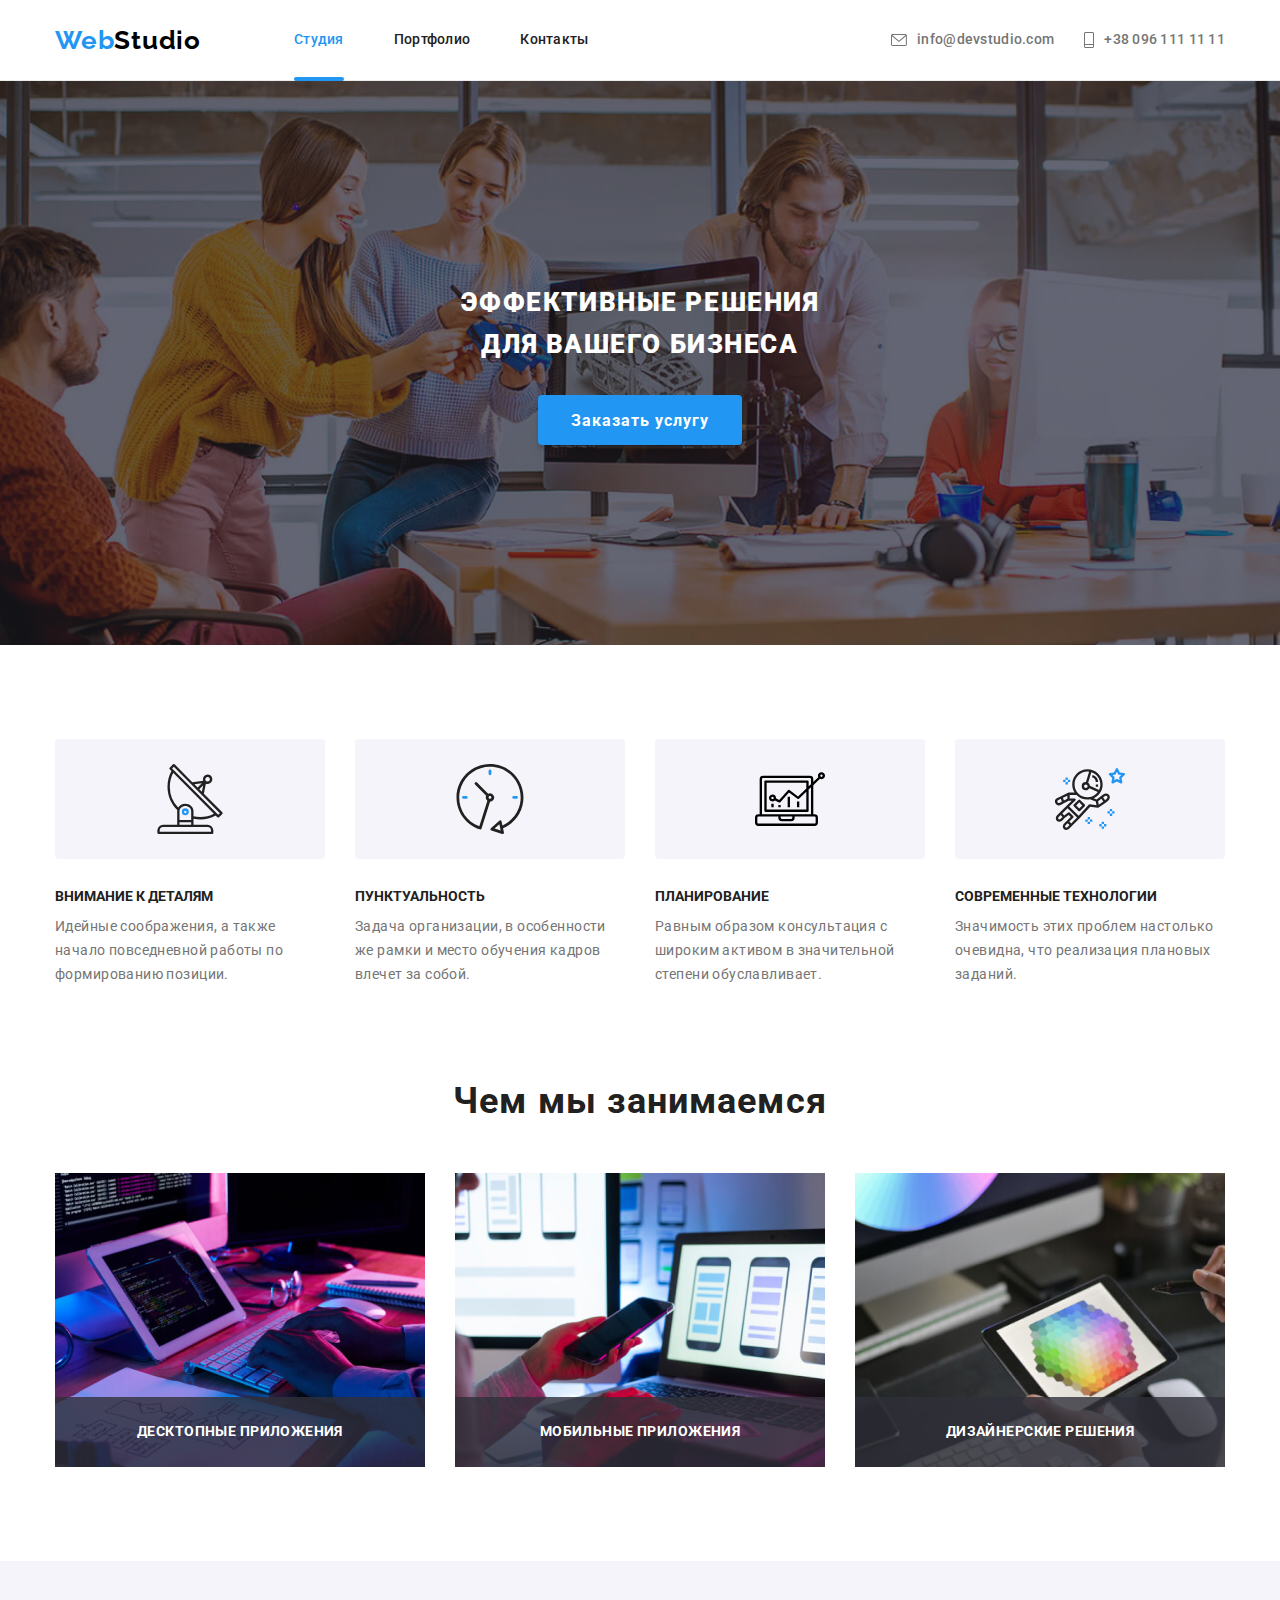
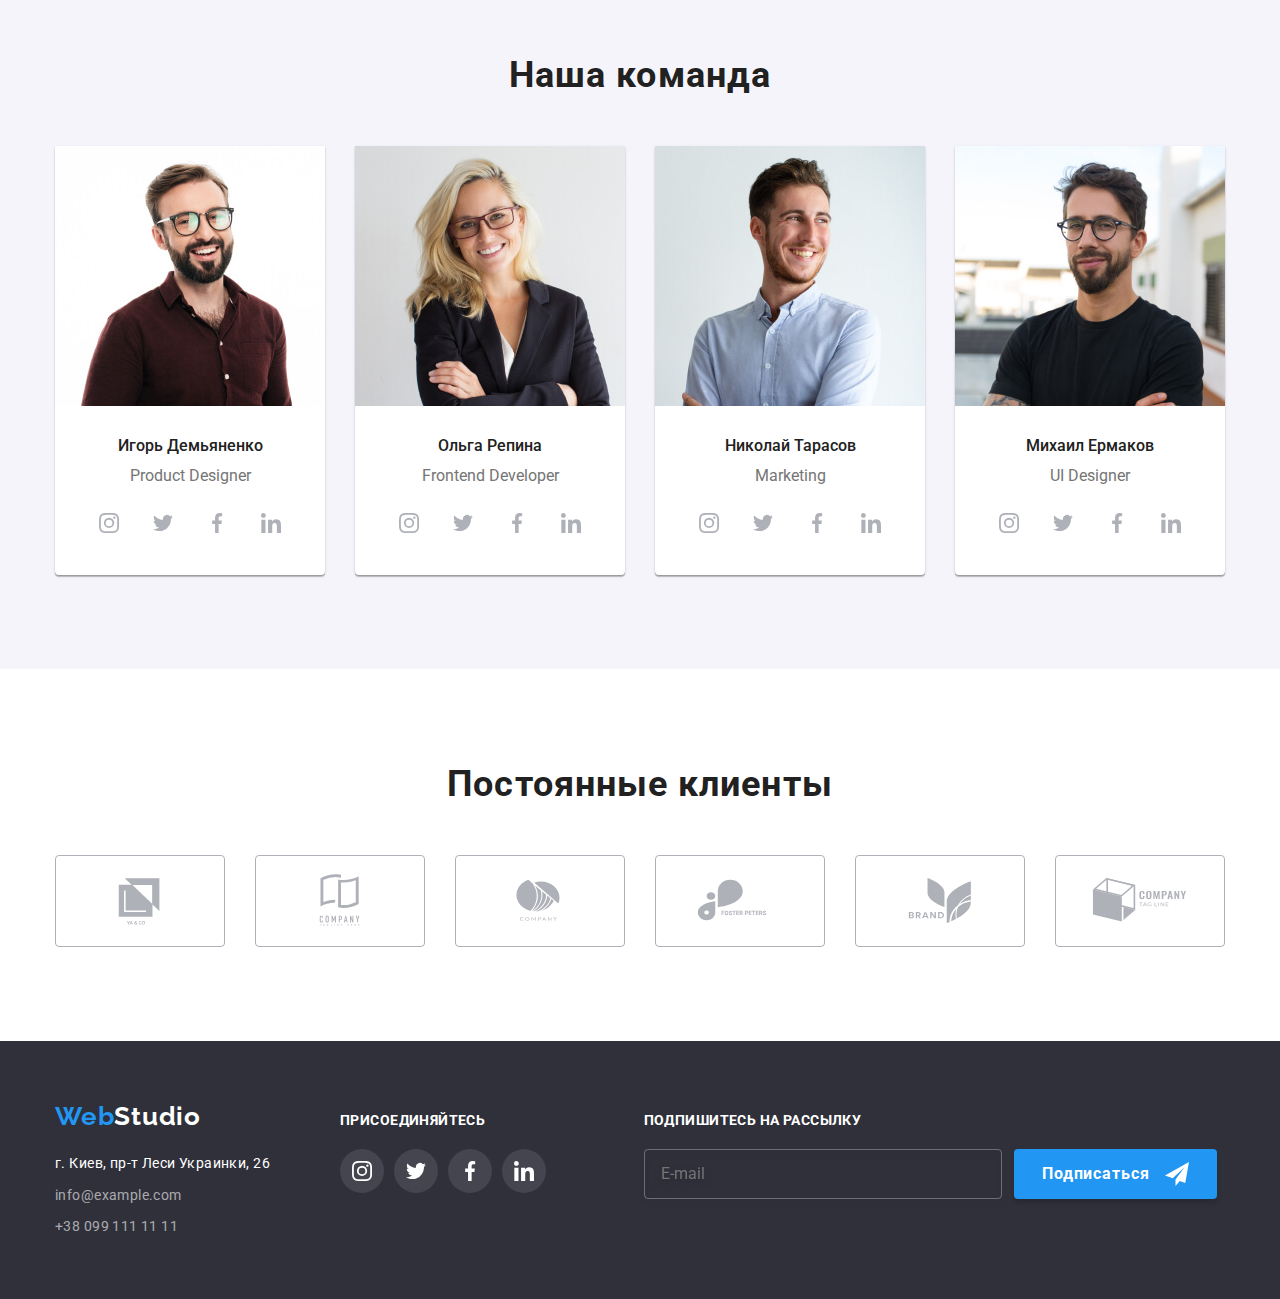
<file: index.html>
<!DOCTYPE html>
<html lang="ru">
  <head>
    <meta charset="UTF-8" />
    <meta http-equiv="X-UA-Compatible" content="IE=edge" />
    <meta name="viewport" content="width=device-width, initial-scale=1.0" />
    <title>Web Studio Главная</title>
    <link
      rel="stylesheet"
      href="https://cdnjs.cloudflare.com/ajax/libs/modern-normalize/1.1.0/modern-normalize.min.css"
    />
    <link rel="preconnect" href="https://fonts.googleapis.com" />
    <link rel="preconnect" href="https://fonts.gstatic.com" crossorigin />
    <link
      href="https://fonts.googleapis.com/css2?family=Raleway:wght@700&family=Roboto:wght@400;500;700;900&display=swap"
      rel="stylesheet"
    />
    <link rel="stylesheet" href="./css/main.min.css" />
  </head>

  <body>
    <!-- Header -->
    <header class="header">
      <div class="header__container container" data-menu id="header__container">
        <nav class="header__nav">
          <a href="./index.html" class="header__logo logo"
            ><span class="header__logo-web">Web</span>Studio</a
          >
          <button
            class="header__menu-button"
            data-menu-button
            aria-expanded="false"
            aria-controls="header__section"
          >
            <svg
              class="header__icons"
              width="40"
              height="40"
              aria-label="Переключатель мобильного меню"
            >
              <use
                class="header__icon-menu"
                href="./images/symbol-defs-menu.svg#icon-menu-burger"
              ></use>
              <use
                class="header__icon-close"
                href="./images/symbol-defs-menu.svg#icon-close-burger"
              ></use>
            </svg>
          </button>
          <ul class="header__menu list">
            <li class="header__item">
              <a href="./index.html" class="header__link header__link--current"
                >Студия</a
              >
            </li>
            <li class="header__item">
              <a href="./portfolio.html" class="header__link">Портфолио</a>
            </li>
            <li class="header__item">
              <a href="" class="header__link">Контакты</a>
            </li>
          </ul>
        </nav>
        <!-- Контакты -->
        <div class="header__contacts">
          <ul class="header__contacting list">
            <li class="header__item-adress">
              <a
                href="mailto:info@devstudio.com"
                class="header__link header__link--adress header__link--mail"
              >
                <svg
                  class="header__contact-icon header__icon--mail"
                  width="16"
                  height="12"
                >
                  <use href="./images/symbol-defs.svg#icon-mail"></use></svg
                >info@devstudio.com</a
              >
            </li>
            <li class="header__item-adress">
              <a
                href="tel:+380961111111"
                class="header__link header__link--adress header__link--tel"
                ><svg
                  class="header__contact-icon header__icon--tel"
                  width="10"
                  height="16"
                >
                  <use href="./images/symbol-defs.svg#icon-phone"></use></svg
                >+38 096 111 11 11</a
              >
            </li>
          </ul>
          <ul class="header__social-links list">
            <li class="header__social-links-items">
              <a class="header__social-link" href="">Instagram</a>
            </li>
            <li class="header__social-links-items">
              <a class="header__social-link" href="">Twitter</a>
            </li>
            <li class="header__social-links-items">
              <a class="header__social-link" href="">Facebook</a>
            </li>
            <li class="header__social-links-items">
              <a class="header__social-link" href="">LinkedIn</a>
            </li>
          </ul>
        </div>
      </div>
    </header>

    <main>
      <!-- Шапка -->
      <section class="hero section">
        <div class="container">
          <h1 class="hero__title">
            Эффективные решения <br />
            для вашего бизнеса
          </h1>
          <button type="button" class="hero__button" data-modal-open>
            Заказать услугу
          </button>
        </div>
      </section>

      <!-- Особенности -->
      <section class="features section">
        <div class="container">
          <h2 class="visually-hidden">Особенности</h2>
          <ul class="features__list">
            <li class="features__item">
              <div class="features__icon">
                <svg class="features__icon-svg" width="70" height="70">
                  <use href="./images/symbol-defs.svg#icon-antenna"></use>
                </svg>
              </div>
              <h3 class="features__title">Внимание к деталям</h3>
              <p class="features__text">
                Идейные соображения, а также начало повседневной работы по
                формированию позиции.
              </p>
            </li>
            <li class="features__item">
              <div class="features__icon">
                <svg class="features__icon-svg" width="70" height="70">
                  <use href="./images/symbol-defs.svg#icon-clock"></use>
                </svg>
              </div>
              <h3 class="features__title">Пунктуальность</h3>
              <p class="features__text">
                Задача организации, в особенности же рамки и место обучения
                кадров влечет за собой.
              </p>
            </li>
            <li class="features__item">
              <div class="features__icon">
                <svg class="features__icon-svg" width="70" height="70">
                  <use href="./images/symbol-defs.svg#icon-diagram"></use>
                </svg>
              </div>
              <h3 class="features__title">Планирование</h3>
              <p class="features__text">
                Равным образом консультация с широким активом в значительной
                степени обуславливает.
              </p>
            </li>
            <li class="features__item">
              <div class="features__icon">
                <svg class="features__icon-svg" width="70" height="70">
                  <use href="./images/symbol-defs.svg#icon-astronaut"></use>
                </svg>
              </div>
              <h3 class="features__title">Современные технологии</h3>
              <p class="features__text">
                Значимость этих проблем настолько очевидна, что реализация
                плановых заданий.
              </p>
            </li>
          </ul>
        </div>
      </section>

      <!-- Чем мы занимаемся -->
      <section class="work section">
        <div class="container">
          <h2 class="work__title">Чем мы занимаемся</h2>
          <ul class="work__list">
            <li class="work__item">
              <img
                src="./images/box1.jpg"
                srcset="
                  ./images/work/work1.jpg    370w,
                  ./images/work/work1-2x.jpg 740w
                "
                sizes="(min-width: 1200px) 370px, 100vw"
                width="370"
                alt="пишем код"
              />
              <div class="work__text">
                <p>Десктопные приложения</p>
              </div>
            </li>
            <li class="work__item">
              <img
                src="./images/box2.jpg"
                srcset="
                  ./images/work/work2.jpg    370w,
                  ./images/work/work2-2x.jpg 740w
                "
                sizes="(min-width: 1200px) 370px, 100vw"
                width="370"
                alt="сидим в телефоне"
              />
              <div class="work__text">
                <p>Мобильные приложения</p>
              </div>
            </li>
            <li class="work__item">
              <img
                src="./images/box3.jpg"
                srcset="
                  ./images/work/work3.jpg    370w,
                  ./images/work/work3-2x.jpg 740w
                "
                sizes="(min-width: 1200px) 370px, 100vw"
                width="370"
                alt="рисуем"
              />
              <div class="work__text">
                <p>Дизайнерские решения</p>
              </div>
            </li>
          </ul>
        </div>
      </section>

      <!-- Наша команда -->
      <section class="team section indent">
        <div class="container">
          <h2 class="team__title">Наша команда</h2>
          <ul class="team__list">
            <li class="team__item">
              <div class="team-box">
                <picture>
                  <source
                    srcset="
                      ./images/team/human1-desktop.jpg    1x,
                      ./images/team/human1-desktop-2x.jpg 2x
                    "
                    media="(min-width:1200px)"
                  />
                  <source
                    srcset="
                      ./images/team/human1-tablet.jpg    1x,
                      ./images/team/human1-tablet-2x.jpg 2x
                    "
                    media="(min-width:768px)"
                  />
                  <source
                    srcset="
                      ./images/team/human1-mobile.jpg    1x,
                      ./images/team/human1-mobile-2x.jpg 2x
                    "
                    media="(min-width:480px)"
                  />
                  <img
                    src="./images/team/human1-mobile.jpg"
                    width="450"
                    alt="Игорь"
                  />
                </picture>
                <div class="team__names">
                  <h3 class="team-box__worker">Игорь Демьяненко</h3>
                  <p class="team-box__position">Product Designer</p>
                </div>
                <ul class="social-links">
                  <li class="social-links__item">
                    <a class="social-links__link" href=""
                      ><svg class="social-links__icon" width="20" height="20">
                        <use
                          href="./images/symbol-defs.svg#icon-instagram"
                        ></use></svg
                    ></a>
                  </li>
                  <li class="social-links__item">
                    <a class="social-links__link" href=""
                      ><svg class="social-links__icon" width="20" height="20">
                        <use
                          href="./images/symbol-defs.svg#icon-twitter"
                        ></use></svg
                    ></a>
                  </li>
                  <li class="social-links__item">
                    <a class="social-links__link" href=""
                      ><svg class="social-links__icon" width="20" height="20">
                        <use
                          href="./images/symbol-defs.svg#icon-facebook"
                        ></use></svg
                    ></a>
                  </li>
                  <li class="social-links__item">
                    <a class="social-links__link" href=""
                      ><svg class="social-links__icon" width="20" height="20">
                        <use
                          href="./images/symbol-defs.svg#icon-linkedin"
                        ></use></svg
                    ></a>
                  </li>
                </ul>
              </div>
            </li>
            <li class="team__item">
              <div class="team-box">
                <picture>
                  <source
                    srcset="
                      ./images/team/human2-desktop.jpg    1x,
                      ./images/team/human2-desktop-2x.jpg 2x
                    "
                    media="(min-width:1200px)"
                  />
                  <source
                    srcset="
                      ./images/team/human2-tablet.jpg    1x,
                      ./images/team/human2-tablet-2x.jpg 2x
                    "
                    media="(min-width:768px)"
                  />
                  <source
                    srcset="
                      ./images/team/human2-mobile.jpg    1x,
                      ./images/team/human2-mobile-2x.jpg 2x
                    "
                    media="(min-width:480px)"
                  />
                  <img
                    src="./images/team/human2-mobile.jpg"
                    width="450"
                    alt="Ольга"
                  />
                </picture>
                <div class="team__names">
                  <h3 class="team-box__worker">Ольга Репина</h3>
                  <p class="team-box__position">Frontend Developer</p>
                </div>
                <ul class="social-links">
                  <li class="social-links__item">
                    <a class="social-links__link" href=""
                      ><svg class="social-links__icon" width="20" height="20">
                        <use
                          href="./images/symbol-defs.svg#icon-instagram"
                        ></use></svg
                    ></a>
                  </li>
                  <li class="social-links__item">
                    <a class="social-links__link" href=""
                      ><svg class="social-links__icon" width="20" height="20">
                        <use
                          href="./images/symbol-defs.svg#icon-twitter"
                        ></use></svg
                    ></a>
                  </li>
                  <li class="social-links__item">
                    <a class="social-links__link" href=""
                      ><svg class="social-links__icon" width="20" height="20">
                        <use
                          href="./images/symbol-defs.svg#icon-facebook"
                        ></use></svg
                    ></a>
                  </li>
                  <li class="social-links__item">
                    <a class="social-links__link" href=""
                      ><svg class="social-links__icon" width="20" height="20">
                        <use
                          href="./images/symbol-defs.svg#icon-linkedin"
                        ></use></svg
                    ></a>
                  </li>
                </ul>
              </div>
            </li>
            <li class="team__item">
              <div class="team-box">
                <picture>
                  <source
                    srcset="
                      ./images/team/human3-desktop.jpg    1x,
                      ./images/team/human3-desktop-2x.jpg 2x
                    "
                    media="(min-width:1200px)"
                  />
                  <source
                    srcset="
                      ./images/team/human3-tablet.jpg    1x,
                      ./images/team/human3-tablet-2x.jpg 2x
                    "
                    media="(min-width:768px)"
                  />
                  <source
                    srcset="
                      ./images/team/human3-mobile.jpg    1x,
                      ./images/team/human3-mobile-2x.jpg 2x
                    "
                    media="(min-width:480px)"
                  />
                  <img
                    src="./images/team/human3-mobile.jpg"
                    width="450"
                    alt="Николай"
                  />
                </picture>
                <div class="team__names">
                  <h3 class="team-box__worker">Николай Тарасов</h3>
                  <p class="team-box__position">Marketing</p>
                </div>
                <ul class="social-links">
                  <li class="social-links__item">
                    <a class="social-links__link" href=""
                      ><svg class="social-links__icon" width="20" height="20">
                        <use
                          href="./images/symbol-defs.svg#icon-instagram"
                        ></use></svg
                    ></a>
                  </li>
                  <li class="social-links__item">
                    <a class="social-links__link" href=""
                      ><svg class="social-links__icon" width="20" height="20">
                        <use
                          href="./images/symbol-defs.svg#icon-twitter"
                        ></use></svg
                    ></a>
                  </li>
                  <li class="social-links__item">
                    <a class="social-links__link" href=""
                      ><svg class="social-links__icon" width="20" height="20">
                        <use
                          href="./images/symbol-defs.svg#icon-facebook"
                        ></use></svg
                    ></a>
                  </li>
                  <li class="social-links__item">
                    <a class="social-links__link" href=""
                      ><svg class="social-links__icon" width="20" height="20">
                        <use
                          href="./images/symbol-defs.svg#icon-linkedin"
                        ></use></svg
                    ></a>
                  </li>
                </ul>
              </div>
            </li>
            <li class="team__item">
              <div class="team-box">
                <picture>
                  <source
                    srcset="
                      ./images/team/human4-desktop.jpg    1x,
                      ./images/team/human4-desktop-2x.jpg 2x
                    "
                    media="(min-width:1200px)"
                  />
                  <source
                    srcset="
                      ./images/team/human4-tablet.jpg    1x,
                      ./images/team/human4-tablet-2x.jpg 2x
                    "
                    media="(min-width:768px)"
                  />
                  <source
                    srcset="
                      ./images/team/human4-mobile.jpg    1x,
                      ./images/team/human4-mobile-2x.jpg 2x
                    "
                    media="(min-width:480px)"
                  />
                  <img
                    src="./images/team/person4-mobile.jpg"
                    width="450"
                    alt="Михаил"
                  />
                </picture>
                <div class="team__names">
                  <h3 class="team-box__worker">Михаил Ермаков</h3>
                  <p class="team-box__position">UI Designer</p>
                </div>
                <ul class="social-links">
                  <li class="social-links__item">
                    <a class="social-links__link" href=""
                      ><svg class="social-links__icon" width="20" height="20">
                        <use
                          href="./images/symbol-defs.svg#icon-instagram"
                        ></use></svg
                    ></a>
                  </li>
                  <li class="social-links__item">
                    <a class="social-links__link" href=""
                      ><svg class="social-links__icon" width="20" height="20">
                        <use
                          href="./images/symbol-defs.svg#icon-twitter"
                        ></use></svg
                    ></a>
                  </li>
                  <li class="social-links__item">
                    <a class="social-links__link" href=""
                      ><svg class="social-links__icon" width="20" height="20">
                        <use
                          href="./images/symbol-defs.svg#icon-facebook"
                        ></use></svg
                    ></a>
                  </li>
                  <li class="social-links__item">
                    <a class="social-links__link" href=""
                      ><svg class="social-links__icon" width="20" height="20">
                        <use
                          href="./images/symbol-defs.svg#icon-linkedin"
                        ></use></svg
                    ></a>
                  </li>
                </ul>
              </div>
            </li>
          </ul>
        </div>
      </section>

      <!-- Постоянные клиенты -->
      <section class="clients section indent">
        <h2 class="clients__title">Постоянные клиенты</h2>
        <div class="container">
          <ul class="clients__list">
            <li class="clients__item">
              <a class="clients__link" href=""
                ><svg class="clients__icon" width="106" height="60">
                  <use href="./images/symbol-defs.svg#icon-company1"></use></svg
              ></a>
            </li>
            <li class="clients__item">
              <a class="clients__link" href=""
                ><svg class="clients__icon" width="106" height="60">
                  <use href="./images/symbol-defs.svg#icon-company2"></use></svg
              ></a>
            </li>
            <li class="clients__item">
              <a class="clients__link" href=""
                ><svg class="clients__icon" width="106" height="60">
                  <use href="./images/symbol-defs.svg#icon-company3"></use></svg
              ></a>
            </li>
            <li class="clients__item">
              <a class="clients__link" href=""
                ><svg class="clients__icon" width="106" height="60">
                  <use href="./images/symbol-defs.svg#icon-company4"></use></svg
              ></a>
            </li>
            <li class="clients__item">
              <a class="clients__link" href=""
                ><svg class="clients__icon" width="106" height="60">
                  <use href="./images/symbol-defs.svg#icon-company5"></use></svg
              ></a>
            </li>
            <li class="clients__item">
              <a class="clients__link" href=""
                ><svg class="clients__icon" width="106" height="60">
                  <use href="./images/symbol-defs.svg#icon-company6"></use></svg
              ></a>
            </li>
          </ul>
        </div>
      </section>
    </main>

    <!-- Подвал -->
    <footer class="footer section">
      <div class="container">
        <div class="footer__adress">
          <div class="footer__adress-flex">
            <a href="./index.html" class="footer__logo"
              ><span class="footer__logo-web">Web</span>Studio</a
            >
            <address class="footer__adress-list">
              <ul class="list">
                <li class="footer__item">
                  <a
                    href="https://goo.gl/maps/uQ3FQytNNfjHDWSS6"
                    class="footer__link"
                    target="_blank"
                    >г. Киев, пр-т Леси Украинки, 26</a
                  >
                </li>
                <li class="footer__item">
                  <a href="mailto:info@example.com" class="footer__contact-link"
                    >info@example.com
                  </a>
                </li>
                <li class="footer__item">
                  <a href="tel:+380991111111" class="footer__contact-link"
                    >+38 099 111 11 11</a
                  >
                </li>
              </ul>
            </address>
          </div>
          <!-- Соцсети -->
          <div class="social-section">
            <p class="social-section__text">Присоединяйтесь</p>
            <ul class="social-section__list">
              <li class="social-section__item">
                <a class="social-section__link" href=""
                  ><svg
                    class="social-section__icon social-section__icon--accent"
                    width="20"
                    height="20"
                  >
                    <use
                      href="./images/symbol-defs.svg#icon-instagram"
                    ></use></svg
                ></a>
              </li>
              <li class="social-section__item">
                <a class="social-section__link" href=""
                  ><svg
                    class="social-section__icon social-section__icon--accent"
                    width="20"
                    height="20"
                  >
                    <use
                      href="./images/symbol-defs.svg#icon-twitter"
                    ></use></svg
                ></a>
              </li>
              <li class="social-section__item">
                <a class="social-section__link" href=""
                  ><svg
                    class="social-section__icon social-section__icon--accent"
                    width="20"
                    height="20"
                  >
                    <use
                      href="./images/symbol-defs.svg#icon-facebook"
                    ></use></svg
                ></a>
              </li>
              <li class="social-section__item">
                <a class="social-section__link" href=""
                  ><svg
                    class="social-section__icon social-section__icon--accent"
                    width="20"
                    height="20"
                  >
                    <use
                      href="./images/symbol-defs.svg#icon-linkedin"
                    ></use></svg
                ></a>
              </li>
            </ul>
          </div>

          <!-- Подписка -->
          <div class="footer-subscription">
            <p class="footer-subscription__text">Подпишитесь на рассылку</p>
            <form class="footer-subscription__form" name="subscription_form">
              <label>
                <input
                  class="footer-subscription__input"
                  type="email"
                  name="email"
                  placeholder="E-mail"
                />
              </label>
              <button class="footer-subscription__button button" type="submit">
                Подписаться
                <svg class="footer-subscription__icon" width="24" height="24">
                  <use
                    href="./images/modalka-icons.svg#icon-icon-subscribe"
                  ></use>
                </svg>
              </button>
            </form>
          </div>
        </div>
      </div>
    </footer>

    <!-- Модальное окно -->
    <div class="backdrop is-hidden" data-modal>
      <div class="modal">
        <button type="button" class="modal__button" data-modal-close>
          <svg class="modal__icon" width="18" height="18">
            <use href="./images/symbol-defs-modal.svg#icon-modal-close"></use>
          </svg>
        </button>
        <!-- Контент модального окна -->
        <!-- <div class="form"> -->
        <h2 class="modal__title">Оставьте свои данные, мы вам перезвоним</h2>
        <form class="form" name="signup_form">
          <label class="form-field">
            <span class="form-field__title">Имя</span>
            <div class="form-field__field">
              <input class="form-field__input" type="text" name="name" />
              <svg class="form-field__icon" width="18" height="18">
                <use href="./images/modalka-icons.svg#icon-person"></use>
              </svg>
            </div>
          </label>
          <label class="form-field">
            <span class="form-field__title">Телефон</span>
            <div class="form-field__field">
              <input class="form-field__input" type="tel" name="phone" />
              <svg class="form-field__icon" width="18" height="18">
                <use href="./images/modalka-icons.svg#icon-telephone"></use>
              </svg>
            </div>
          </label>
          <label class="form-field">
            <span class="form-field__title">Почта</span>
            <div class="form-field__field">
              <input class="form-field__input" type="email" name="email" />
              <svg class="form-field__icon" width="18" height="18">
                <use href="./images/modalka-icons.svg#icon-email"></use>
              </svg>
            </div>
          </label>
          <label class="form-field">
            <span class="form-field__title">Комментарий</span>
            <div class="form-field__field">
              <textarea
                class="form-field__input form-field__input--textarea form-field__input--margin"
                name="comment"
                placeholder="Введите текст"
              ></textarea>
            </div>
          </label>

          <label class="form-field form-field--accept">
            <input
              class="form-field__input visually-hidden form-field__checkbox"
              type="checkbox"
              name="accept"
            />
            <span class="form-field__checkbox-fake">
              <svg class="form-field__checkbox-icon" width="16" height="15">
                <use href="./images/modalka-icons.svg#icon-icon-check"></use>
              </svg>
            </span>

            <span class="agreement-form"
              >Соглашаюсь с рассылкой и принимаю
              <a class="form__agreement-link" href="">Условия договора</a></span
            >
          </label>
          <button class="form__button button" type="submit">Отправить</button>
        </form>
        <!-- </div> -->
      </div>
    </div>

    <script src="./js/mobile-menu.js"></script>
    <script src="./js/modal.js"></script>
  </body>
</html>
</file>
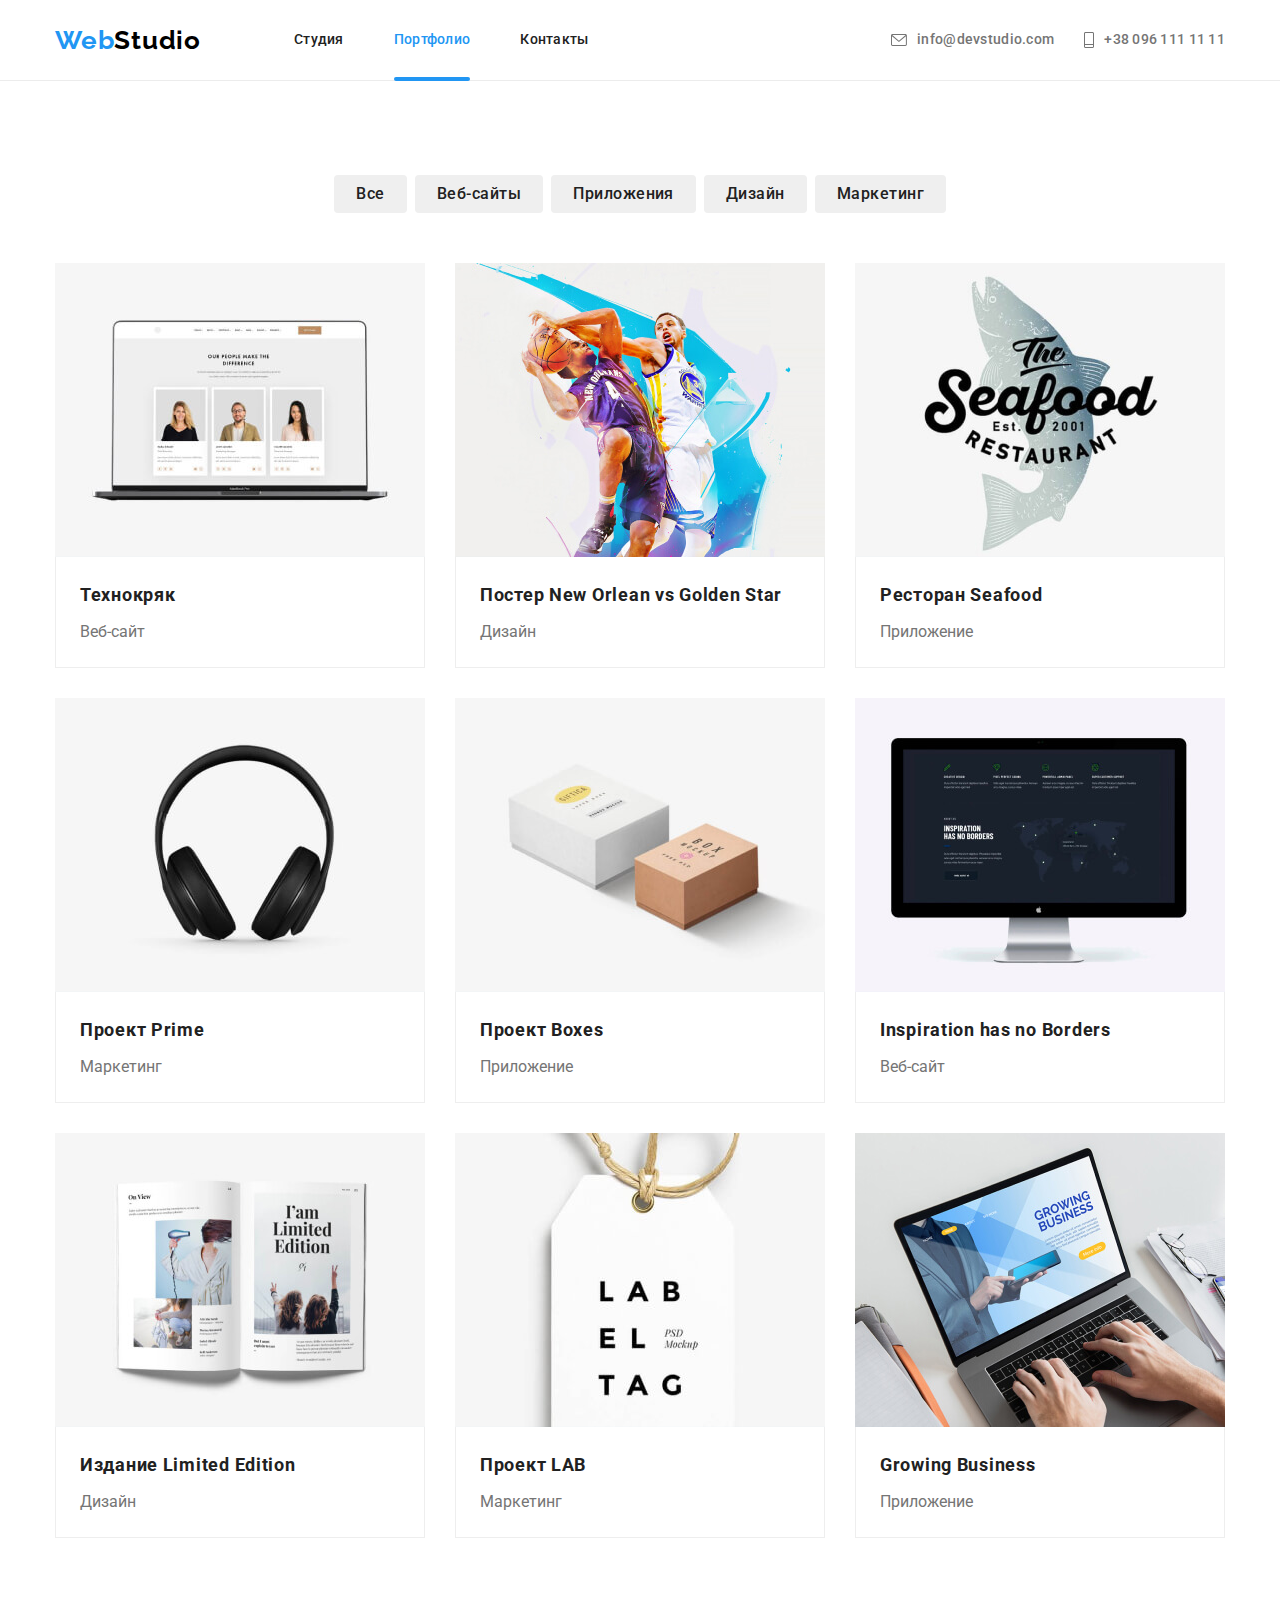
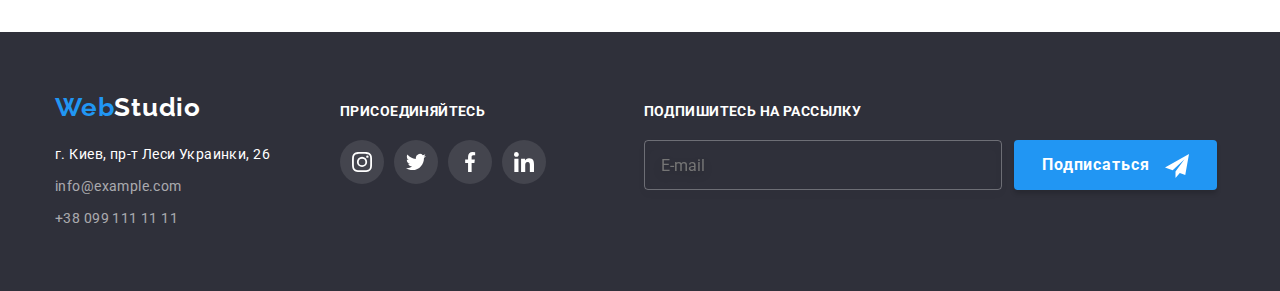
<file: portfolio.html>
<!DOCTYPE html>
<html lang="ru">
  <head>
    <meta charset="UTF-8" />
    <meta http-equiv="X-UA-Compatible" content="IE=edge" />
    <meta name="viewport" content="width=device-width, initial-scale=1.0" />
    <title>Web Studio Главная</title>
    <link
      rel="stylesheet"
      href="https://cdnjs.cloudflare.com/ajax/libs/modern-normalize/1.1.0/modern-normalize.min.css"
    />
    <link
      href="https://fonts.googleapis.com/css2?family=Raleway:wght@700&family=Roboto:wght@400;500;700;900&display=swap"
      rel="stylesheet"
    />
    <link rel="stylesheet" href="./css/main.min.css" />
  </head>

  <body class="page">
    <!-- Header -->
    <header class="header">
      <div class="header__container container" data-menu id="header__container">
        <nav class="header__nav">
          <a href="./index.html" class="header__logo logo"
            ><span class="header__logo-web">Web</span>Studio</a
          >
          <button
            class="header__menu-button"
            data-menu-button
            aria-expanded="false"
            aria-controls="header__section"
          >
            <svg
              width="40"
              height="40"
              aria-label="Переключатель мобильного меню"
            >
              <use
                class="header__icon-menu"
                href="./images/symbol-defs-menu.svg#icon-menu-burger"
              ></use>
              <use
                class="header__icon-close"
                href="./images/symbol-defs-menu.svg#icon-close-burger"
              ></use>
            </svg>
          </button>
          <ul class="header__menu list">
            <li class="header__item">
              <a href="./index.html" class="header__link">Студия</a>
            </li>
            <li class="header__item">
              <a
                href="./portfolio.html"
                class="header__link header__link--current"
                >Портфолио</a
              >
            </li>
            <li class="header__item">
              <a href="" class="header__link">Контакты</a>
            </li>
          </ul>
        </nav>
        <!-- Контакты -->
        <div class="header__contacts">
          <ul class="header__contacting list">
            <li class="header__item-adress">
              <a
                href="mailto:info@devstudio.com"
                class="header__link header__link--adress header__link--mail"
              >
                <svg
                  class="header__contact-icon header__icon--mail"
                  width="16"
                  height="12"
                >
                  <use href="./images/symbol-defs.svg#icon-mail"></use></svg
                >info@devstudio.com</a
              >
            </li>
            <li class="header__item-adress">
              <a
                href="tel:+380961111111"
                class="header__link header__link--adress header__link--tel"
                ><svg
                  class="header__contact-icon header__icon--tel"
                  width="10"
                  height="16"
                >
                  <use href="./images/symbol-defs.svg#icon-phone"></use></svg
                >+38 096 111 11 11</a
              >
            </li>
          </ul>
          <ul class="header__social-links list">
            <li class="header__social-links-items">
              <a class="header__social-link" href="">Instagram</a>
            </li>
            <li class="header__social-links-items">
              <a class="header__social-link" href="">Twitter</a>
            </li>
            <li class="header__social-links-items">
              <a class="header__social-link" href="">Facebook</a>
            </li>
            <li class="header__social-links-items">
              <a class="header__social-link" href="">LinkedIn</a>
            </li>
          </ul>
        </div>
      </div>
    </header>

    <!-- Портфолио -->
    <main>
      <section class="portfolio section indent">
        <div class="container">
          <h1 class="visually-hidden">Портфолио</h1>
          <!-- Фильтры -->
          <ul class="portfolio__filters list">
            <li class="portfolio__item">
              <button type="button" class="portfolio__button">Все</button>
            </li>
            <li class="portfolio__item">
              <button type="button" class="portfolio__button">Веб-сайты</button>
            </li>
            <li class="portfolio__item">
              <button type="button" class="portfolio__button">
                Приложения
              </button>
            </li>
            <li class="portfolio__item">
              <button type="button" class="portfolio__button">Дизайн</button>
            </li>
            <li class="portfolio__item">
              <button type="button" class="portfolio__button">Маркетинг</button>
            </li>
          </ul>

          <!-- Проекты -->
          <ul class="portfolio-work list">
            <li class="portfolio-work__item">
              <a href="" class="portfolio-work__link">
                <div class="portfolio-work__description">
                  <picture>
                    <source
                      srcset="
                        ./images/portfolio/project1-desktop.jpg    1x,
                        ./images/portfolio/project1-desctop-2x.jpg 2x
                      "
                      media="(min-width:1200px)"
                    />
                    <source
                      srcset="
                        ./images/portfolio/project1-tablet.jpg    1x,
                        ./images/portfolio/project1-tablet-2x.jpg 2x
                      "
                      media="(min-width:768px)"
                    />
                    <source
                      srcset="
                        ./images/portfolio/project1-mobile.jpg    1x,
                        ./images/portfolio/project1-mobile-2x.jpg 2x
                      "
                      media="(min-width:480px)"
                    />
                    <img
                      src="./images/portfolio/project1-mobile.jpg"
                      alt="Технокряк"
                      width="450"
                    />
                  </picture>
                  <div class="portfolio-work__overlay">
                    <p class="portfolio-work__overlay-text">
                      Ресурс предлагает комплексные предложения с разным уровнем
                      функционала и сервисов. Все это позволит посетителю
                      получить исчерпывающие сведения о компании или частном
                      лице.
                    </p>
                  </div>
                </div>
                <div class="portfolio-work__border">
                  <h2 class="portfolio-work__title">Технокряк</h2>
                  <p class="portfolio-work__text">Веб-сайт</p>
                </div></a
              >
            </li>
            <li class="portfolio-work__item">
              <a href="" class="portfolio-work__link">
                <div class="portfolio-work__description">
                  <picture>
                    <source
                      srcset="
                        ./images/portfolio/project2-desktop.jpg    1x,
                        ./images/portfolio/project2-desktop-2x.jpg 2x
                      "
                      media="(min-width:1200px)"
                    />
                    <source
                      srcset="
                        ./images/portfolio/project2-tablet.jpg    1x,
                        ./images/portfolio/project2-tablet-2x.jpg 2x
                      "
                      media="(min-width:768px)"
                    />
                    <source
                      srcset="
                        ./images/portfolio/project2-mobile.jpg    1x,
                        ./images/portfolio/project2-mobile-2x.jpg 2x
                      "
                      media="(min-width:480px)"
                    />
                    <img
                      src="./images/portfolio/project2-mobile.jpg"
                      alt="Постер"
                      width="450"
                    />
                  </picture>
                  <div class="portfolio-work__overlay">
                    <p class="portfolio-work__overlay-text">
                      Ресурс предлагает комплексные предложения с разным уровнем
                      функционала и сервисов. Все это позволит посетителю
                      получить исчерпывающие сведения о компании или частном
                      лице.
                    </p>
                  </div>
                </div>
                <div class="portfolio-work__border">
                  <h2 class="portfolio-work__title">
                    Постер New Orlean vs Golden Star
                  </h2>
                  <p class="portfolio-work__text">Дизайн</p>
                </div></a
              >
            </li>
            <li class="portfolio-work__item">
              <a href="" class="portfolio-work__link">
                <div class="portfolio-work__description">
                  <picture>
                    <source
                      srcset="
                        ./images/portfolio/project3-desctop.jpg    1x,
                        ./images/portfolio/project3-desctop-2x.jpg 2x
                      "
                      media="(min-width:1200px)"
                    />
                    <source
                      srcset="
                        ./images/portfolio/project3-tablet.jpg    1x,
                        ./images/portfolio/project3-tablet-2x.jpg 2x
                      "
                      media="(min-width:768px)"
                    />
                    <source
                      srcset="
                        ./images/portfolio/project3-mobile.jpg    1x,
                        ./images/portfolio/project3-mobile-2x.jpg 2x
                      "
                      media="(min-width:480px)"
                    />
                    <img
                      src="./images/portfolio/project3-mobile.jpg"
                      alt="Ресторан"
                      width="450"
                    />
                  </picture>
                  <div class="portfolio-work__overlay">
                    <p class="portfolio-work__overlay-text">
                      Ресурс предлагает комплексные предложения с разным уровнем
                      функционала и сервисов. Все это позволит посетителю
                      получить исчерпывающие сведения о компании или частном
                      лице.
                    </p>
                  </div>
                </div>
                <div class="portfolio-work__border">
                  <h2 class="portfolio-work__title">Ресторан Seafood</h2>
                  <p class="portfolio-work__text">Приложение</p>
                </div></a
              >
            </li>
            <li class="portfolio-work__item">
              <a href="" class="portfolio-work__link">
                <div class="portfolio-work__description">
                  <picture>
                    <source
                      srcset="
                        ./images/portfolio/project4-desctop.jpg    1x,
                        ./images/portfolio/project4-desctop-2x.jpg 2x
                      "
                      media="(min-width:1200px)"
                    />
                    <source
                      srcset="
                        ./images/portfolio/project4-tablet.jpg    1x,
                        ./images/portfolio/project4-tablet-2x.jpg 2x
                      "
                      media="(min-width:768px)"
                    />
                    <source
                      srcset="
                        ./images/portfolio/project4-mobile.jpg    1x,
                        ./images/portfolio/project4-mobile-2x.jpg 2x
                      "
                      media="(min-width:480px)"
                    />
                    <img
                      src="./images/portfolio/project4-mobile.jpg"
                      alt="Проект"
                      width="450"
                    />
                  </picture>
                  <div class="portfolio-work__overlay">
                    <p class="portfolio-work__overlay-text">
                      Ресурс предлагает комплексные предложения с разным уровнем
                      функционала и сервисов. Все это позволит посетителю
                      получить исчерпывающие сведения о компании или частном
                      лице.
                    </p>
                  </div>
                </div>
                <div class="portfolio-work__border">
                  <h2 class="portfolio-work__title">Проект Prime</h2>
                  <p class="portfolio-work__text">Маркетинг</p>
                </div></a
              >
            </li>
            <li class="portfolio-work__item">
              <a href="" class="portfolio-work__link">
                <div class="portfolio-work__description">
                  <picture>
                    <source
                      srcset="
                        ./images/portfolio/project5-desctop.jpg    1x,
                        ./images/portfolio/project5-desctop-2x.jpg 2x
                      "
                      media="(min-width:1200px)"
                    />
                    <source
                      srcset="
                        ./images/portfolio/project5-tablet.jpg    1x,
                        ./images/portfolio/project5-tablet-2x.jpg 2x
                      "
                      media="(min-width:768px)"
                    />
                    <source
                      srcset="
                        ./images/portfolio/project5-mobile.jpg    1x,
                        ./images/portfolio/project5-mobile-2x.jpg 2x
                      "
                      media="(min-width:480px)"
                    />
                    <img
                      src="./images/portfolio/project5-mobile.jpg"
                      alt="Проект"
                      width="450"
                    />
                  </picture>
                  <div class="portfolio-work__overlay">
                    <p class="portfolio-work__overlay-text">
                      Ресурс предлагает комплексные предложения с разным уровнем
                      функционала и сервисов. Все это позволит посетителю
                      получить исчерпывающие сведения о компании или частном
                      лице.
                    </p>
                  </div>
                </div>
                <div class="portfolio-work__border">
                  <h2 class="portfolio-work__title">Проект Boxes</h2>
                  <p class="portfolio-work__text">Приложение</p>
                </div></a
              >
            </li>
            <li class="portfolio-work__item">
              <a href="" class="portfolio-work__link">
                <div class="portfolio-work__description">
                  <picture>
                    <source
                      srcset="
                        ./images/portfolio/project6-desctop.jpg    1x,
                        ./images/portfolio/project6-desctop-2x.jpg 2x
                      "
                      media="(min-width:1200px)"
                    />
                    <source
                      srcset="
                        ./images/portfolio/project6-tablet.jpg    1x,
                        ./images/portfolio/project6-tablet-2x.jpg 2x
                      "
                      media="(min-width:768px)"
                    />
                    <source
                      srcset="
                        ./images/portfolio/project6-mobile.jpg    1x,
                        ./images/portfolio/project6-mobile-2x.jpg 2x
                      "
                      media="(min-width:480px)"
                    />
                    <img
                      src="./images/portfolio/project6-mobile.jpg"
                      alt="Inspiration has no Borders"
                      width="450"
                    />
                  </picture>
                  <div class="portfolio-work__overlay">
                    <p class="portfolio-work__overlay-text">
                      Ресурс предлагает комплексные предложения с разным уровнем
                      функционала и сервисов. Все это позволит посетителю
                      получить исчерпывающие сведения о компании или частном
                      лице.
                    </p>
                  </div>
                </div>
                <div class="portfolio-work__border">
                  <h2 class="portfolio-work__title">
                    Inspiration has no Borders
                  </h2>
                  <p class="portfolio-work__text">Веб-сайт</p>
                </div></a
              >
            </li>
            <li class="portfolio-work__item">
              <a href="" class="portfolio-work__link">
                <div class="portfolio-work__description">
                  <picture>
                    <source
                      srcset="
                        ./images/portfolio/project7-desctop.jpg    1x,
                        ./images/portfolio/project7-desctop-2x.jpg 2x
                      "
                      media="(min-width:1200px)"
                    />
                    <source
                      srcset="
                        ./images/portfolio/project7-tablet.jpg    1x,
                        ./images/portfolio/project7-tablet-2x.jpg 2x
                      "
                      media="(min-width:768px)"
                    />
                    <source
                      srcset="
                        ./images/portfolio/project7-mobile.jpg    1x,
                        ./images/portfolio/project7-mobile-2x.jpg 2x
                      "
                      media="(min-width:480px)"
                    />
                    <img
                      src="./images/portfolio/project7-mobile.jpg"
                      alt="Издание"
                      width="450"
                    />
                  </picture>
                  <div class="portfolio-work__overlay">
                    <p class="portfolio-work__overlay-text">
                      Ресурс предлагает комплексные предложения с разным уровнем
                      функционала и сервисов. Все это позволит посетителю
                      получить исчерпывающие сведения о компании или частном
                      лице.
                    </p>
                  </div>
                </div>
                <div class="portfolio-work__border">
                  <h2 class="portfolio-work__title">Издание Limited Edition</h2>
                  <p class="portfolio-work__text">Дизайн</p>
                </div></a
              >
            </li>
            <li class="portfolio-work__item">
              <a href="" class="portfolio-work__link">
                <div class="portfolio-work__description">
                  <picture>
                    <source
                      srcset="
                        ./images/portfolio/project8-desctop.jpg    1x,
                        ./images/portfolio/project8-desctop-2x.jpg 2x
                      "
                      media="(min-width:1200px)"
                    />
                    <source
                      srcset="
                        ./images/portfolio/project8-tablet.jpg    1x,
                        ./images/portfolio/project8-tablet-2x.jpg 2x
                      "
                      media="(min-width:768px)"
                    />
                    <source
                      srcset="
                        ./images/portfolio/project8-mobile.jpg    1x,
                        ./images/portfolio/project8-mobile-2x.jpg 2x
                      "
                      media="(min-width:480px)"
                    />
                    <img
                      src="./images/portfolio/project8-mobile.jpg"
                      alt="Проект LAB"
                      width="450"
                    />
                  </picture>
                  <div class="portfolio-work__overlay">
                    <p class="portfolio-work__overlay-text">
                      Ресурс предлагает комплексные предложения с разным уровнем
                      функционала и сервисов. Все это позволит посетителю
                      получить исчерпывающие сведения о компании или частном
                      лице.
                    </p>
                  </div>
                </div>
                <div class="portfolio-work__border">
                  <h2 class="portfolio-work__title">Проект LAB</h2>
                  <p class="portfolio-work__text">Маркетинг</p>
                </div></a
              >
            </li>
            <li class="portfolio-work__item">
              <a href="" class="portfolio-work__link">
                <div class="portfolio-work__description">
                  <picture>
                    <source
                      srcset="
                        ./images/portfolio/project9-desctop.jpg    1x,
                        ./images/portfolio/project9-desctop-2x.jpg 2x
                      "
                      media="(min-width:1200px)"
                    />
                    <source
                      srcset="
                        ./images/portfolio/project9-tablet.jpg    1x,
                        ./images/portfolio/project9-tablet-2x.jpg 2x
                      "
                      media="(min-width:768px)"
                    />
                    <source
                      srcset="
                        ./images/portfolio/project9-mobile.jpg    1x,
                        ./images/portfolio/project9-mobile-2x.jpg 2x
                      "
                      media="(min-width:480px)"
                    />
                    <img
                      src="./images/portfolio/project9-mobile.jpg"
                      alt="Growing Business"
                      width="450"
                    />
                  </picture>
                  <div class="portfolio-work__overlay">
                    <p class="portfolio-work__overlay-text">
                      Ресурс предлагает комплексные предложения с разным уровнем
                      функционала и сервисов. Все это позволит посетителю
                      получить исчерпывающие сведения о компании или частном
                      лице.
                    </p>
                  </div>
                </div>
                <div class="portfolio-work__border">
                  <h2 class="portfolio-work__title">Growing Business</h2>
                  <p class="portfolio-work__text">Приложение</p>
                </div></a
              >
            </li>
          </ul>
        </div>
      </section>
    </main>

    <!-- Подвал -->
    <footer class="footer section">
      <div class="container">
        <div class="footer__adress">
          <div class="footer__adress-flex">
            <a href="./index.html" class="footer__logo"
            ><span class="footer__logo-web">Web</span>Studio</a
          >
          <address class="footer__adress-list">
            <ul class="list">
              <li class="footer__item">
                <a
                  href="https://goo.gl/maps/uQ3FQytNNfjHDWSS6"
                  class="footer__link"
                  target="_blank"
                  >г. Киев, пр-т Леси Украинки, 26</a
                >
              </li>
              <li class="footer__item">
                <a href="mailto:info@example.com" class="footer__contact-link"
                  >info@example.com
                </a>
              </li>
              <li class="footer__item">
                <a href="tel:+380991111111" class="footer__contact-link"
                  >+38 099 111 11 11</a
                >
              </li>
            </ul>
          </address>
        </div>
          <!-- Соцсети -->
          <div class="social-section">
            <p class="social-section__text">Присоединяйтесь</p>
            <ul class="social-section__list">
              <li class="social-section__item">
                <a class="social-section__link" href=""
                  ><svg
                    class="social-section__icon social-section__icon--accent"
                    width="20"
                    height="20"
                  >
                    <use
                      href="./images/symbol-defs.svg#icon-instagram"
                    ></use></svg
                ></a>
              </li>
              <li class="social-section__item">
                <a class="social-section__link" href=""
                  ><svg
                    class="social-section__icon social-section__icon--accent"
                    width="20"
                    height="20"
                  >
                    <use
                      href="./images/symbol-defs.svg#icon-twitter"
                    ></use></svg
                ></a>
              </li>
              <li class="social-section__item">
                <a class="social-section__link" href=""
                  ><svg
                    class="social-section__icon social-section__icon--accent"
                    width="20"
                    height="20"
                  >
                    <use
                      href="./images/symbol-defs.svg#icon-facebook"
                    ></use></svg
                ></a>
              </li>
              <li class="social-section__item">
                <a class="social-section__link" href=""
                  ><svg
                    class="social-section__icon social-section__icon--accent"
                    width="20"
                    height="20"
                  >
                    <use
                      href="./images/symbol-defs.svg#icon-linkedin"
                    ></use></svg
                ></a>
              </li>
            </ul>
          </div>

          <!-- Подписка -->
          <div class="footer-subscription">
            <p class="footer-subscription__text">Подпишитесь на рассылку</p>
            <form class="footer-subscription__form" name="subscription_form">
              <label>
                <input
                  class="footer-subscription__input"
                  type="email"
                  name="email"
                  placeholder="E-mail"
                />
              </label>
              <button class="footer-subscription__button button" type="submit">
                Подписаться
                <svg class="footer-subscription__icon" width="24" height="24">
                  <use
                    href="./images/modalka-icons.svg#icon-icon-subscribe"
                  ></use>
                </svg>
              </button>
            </form>
          </div>
      </div>
    </footer>

    <script src="./js/mobile-menu.js"></script>
  </body>
</html>
</file>
<file: css/main.min.css>
:root{--primery-text-color: #212121;--title-text-color: #757575;--accent-text: #2196f3;--primary-white-color: #ffffff;--secondary-bc-color: #2f303a;--bc-color-team-and-filter: #f5f4fa;--border-color: #eeeeee;--border-bottom-header-color: #ececec;--contact-link-footer: rgba(255, 255, 255, 0.6);--color-web-studio: #000000;--btn-focus-bc: #188ce8;--link-color: #afb1b8}h1,h2,h3,h4,h5,h6,ul,p{padding:0;margin:0}ul,li{list-style:none;margin:0;padding:0}img{display:block;width:100%;height:auto}a{text-decoration:none}body{font-family:"Roboto",sans-serif;background-color:var(--primary-white-color);color:var(--primery-text-color)}.visually-hidden{position:absolute;white-space:nowrap;width:1px;height:1px;overflow:hidden;border:0;padding:0;clip:rect(0 0 0 0);clip-path:inset(50%);margin:-1px}.container{width:100%;padding-left:15px;padding-right:15px;margin-left:auto;margin-right:auto}@media screen and (min-width: 480px){.container{width:480px}}@media screen and (min-width: 768px){.container{width:768px}}@media screen and (min-width: 1200px){.container{width:1200px}}.list{list-style:none}.section{min-width:320px}.indent{padding-top:60px;padding-bottom:60px}@media screen and (min-width: 1200px){.indent{padding-top:94px;padding-bottom:94px}}button{font-family:inherit;cursor:pointer}.is-hidden{visibility:hidden;opacity:0;pointer-events:none}.portfolio__filters{display:flex;flex-wrap:wrap;margin-bottom:40px}@media screen and (min-width: 768px){.portfolio__filters{margin-bottom:30px;justify-content:center}}@media screen and (min-width: 1200px){.portfolio__filters{margin-bottom:50px}}.portfolio__item{margin-bottom:15px}@media screen and (min-width: 768px){.portfolio__item{margin-bottom:0}}.portfolio__item:not(:last-child){margin-right:8px}.portfolio__button{padding:6px 22px;color:var(--primery-text-color);display:inline-block;min-width:73px;border-radius:4px;border:none;font-family:"Roboto",sans-serif;font-weight:500;font-size:16px;line-height:1.63;letter-spacing:.03em;transition:background-color 250ms cubic-bezier(0.4, 0, 0.2, 1),color 250ms cubic-bezier(0.4, 0, 0.2, 1),box-shadow 250ms cubic-bezier(0.4, 0, 0.2, 1)}.portfolio__button:hover,.portfolio__button:focus{color:var(--primary-white-color);background-color:var(--accent-text);box-shadow:0px 3px 1px rgba(0,0,0,.1),0px 1px 2px rgba(0,0,0,.08),0px 2px 2px rgba(0,0,0,.12)}@media screen and (min-width: 768px){.portfolio-work{display:flex;flex-wrap:wrap;margin:-15px}}@media screen and (max-width: 767px){.portfolio-work__item:not(:last-child){margin-bottom:30px}}@media screen and (min-width: 768px){.portfolio-work__item{width:calc((100% - 60px)/2);margin:15px}}@media screen and (min-width: 1200px){.portfolio-work__item{width:calc((100% - 90px)/3)}}.portfolio-work__description{position:relative;overflow:hidden}.portfolio-work__overlay-text{position:absolute;display:flex;align-items:center;justify-content:center;padding:24px;left:0;bottom:0;transform:translateY(100%);width:100%;height:100%;font-size:18px;line-height:1.5;color:var(--primary-white-color);background-color:rgba(33,150,243,.9);transition:transform 250ms cubic-bezier(0.4, 0, 0.2, 1)}.portfolio-work__item{color:inherit}.portfolio-work__item:hover,.portfolio-work__item:focus{box-shadow:0px 1px 1px rgba(0,0,0,.12),0px 4px 4px rgba(0,0,0,.06),1px 4px 6px rgba(0,0,0,.16)}.portfolio-work__link:hover .portfolio-work__overlay-text,.portfolio-work__link:focus .portfolio-work__overlay-text{transform:translateY(0%)}.portfolio-work__title{margin-bottom:4px;font-weight:700;font-size:18px;line-height:2;letter-spacing:.04em;color:var(--primery-text-color)}.portfolio-work__text{font-weight:400;font-size:16px;line-height:1.88;color:var(--title-text-color)}.portfolio-work__border{padding:20px 24px;border:1px solid var(--border-color);border-top:0}.header{position:relative;border-bottom:1px solid var(--border-bottom-header-color)}.header__logo{display:flex;align-items:center;font-family:"Raleway";font-weight:700;font-size:26px;line-height:1.19;letter-spacing:.03em;color:var(--color-web-studio);text-decoration:none}.header__logo-web{color:var(--accent-text)}.header__menu-button{display:flex;justify-content:center;align-items:center;margin:0;padding:0;right:10px;top:15px;border:none;background-color:rgba(0,0,0,0)}@media screen and (min-width: 768px){.header__menu-button{display:none}}.header__nav{min-height:60px;display:flex;justify-content:space-between;align-items:center}@media screen and (min-width: 768px){.header__nav{min-height:80px}}.header__menu{display:none}@media screen and (min-width: 768px){.header__menu{display:flex;margin-left:88px}}@media screen and (min-width: 1200px){.header__menu{margin-left:93px}}.header__item{display:flex}@media screen and (max-width: 767px){.header__item:not(:last-child){margin-bottom:32px}}@media screen and (min-width: 768px){.header__item{position:relative}.header__item:not(:last-child){margin-right:50px}}@media screen and (max-width: 767px){.header__item-adress:nth-child(n+2){margin-bottom:32px}}@media screen and (min-width: 1200px){.header__item-adress{display:flex}.header__item-adress:not(:last-child){margin-right:30px}}.header__link{display:block;font-weight:500;font-size:40px;line-height:1.14;text-align:center;letter-spacing:.02em;color:var(--primery-text-color);transition:color 250ms cubic-bezier(0.4, 0, 0.2, 1),fill 250ms cubic-bezier(0.4, 0, 0.2, 1)}@media screen and (min-width: 768px){.header__link{display:flex;align-items:center;font-size:14px}.header__link--current::after{content:"";position:absolute;background-color:var(--accent-text);bottom:-33px;left:0px;width:100%;height:4px;border-radius:2px}}.header__link--current,.header__link:hover,.header__link:focus{color:var(--accent-text);fill:currentColor}.header__contacts{display:none}@media screen and (min-width: 768px){.header__contacts{display:flex;justify-content:space-between}}.header__contacting{display:flex;flex-direction:column-reverse}@media screen and (max-width: 767px){.header__contacting{display:flex;margin-bottom:64px;align-items:flex-start}}@media screen and (min-width: 768px){.header__contacting{flex-direction:column;justify-content:center}}@media screen and (min-width: 1200px){.header__contacting{flex-direction:row;justify-content:flex-start}}.header__link--tel{font-size:34px;color:var(--accent-text)}.header__link--mail{font-size:24px;color:var(--title-text-color)}@media screen and (min-width: 768px){.header__link--adress{font-size:12px;color:var(--title-text-color);fill:currentColor}}@media screen and (max-width: 1199px){.header__link--adress{padding-top:5px;padding-bottom:5px}}@media screen and (min-width: 1200px){.header__link--adress{font-size:14px}}.header__contact-icon{display:none;margin-right:10px}@media screen and (min-width: 768px){.header__contact-icon{display:block}}.header__social-links{display:flex}@media screen and (min-width: 768px){.header__social-links{display:none}}.header__social-links:not(:last-child){border-right:1px solid rgba(33,33,33,.2)}.header__social-links-items:not(:last-child){border-right:1px solid rgba(33,33,33,.2)}.header__social-links-items:not(:last-child) .header__social-link{padding-right:10px}.header__social-links-items:nth-child(n+2) .header__social-link{padding-left:10px}.header__social-link{font-size:18px;font-weight:500;line-height:1.22;letter-spacing:.02em;color:var(--accent-text)}.header__icons:hover,.header__icons:focus{fill:var(--accent-text);transition:fill 250ms cubic-bezier(0.4, 0, 0.2, 1)}.header__icon-close{opacity:0}.header__icon-menu,.header__icon-close{transition:opacity 250ms cubic-bezier(0.4, 0, 0.2, 1);transition:fill 250ms cubic-bezier(0.4, 0, 0.2, 1)}.header__menu-button.is-open .header__icon-close{opacity:1}.header__menu-button.is-open .header__icon-menu{opacity:0}.header .header__container{display:flex;flex-direction:column;justify-content:space-between}@media screen and (min-width: 768px){.header .header__container{flex-direction:row}}@media screen and (max-width: 767px){.header .header__container.is-open{position:absolute;left:0;top:0;width:100vw;height:100vh;padding:48px 40px;background-color:#fff;z-index:2}.header .header__container.is-open .header__menu-button{position:absolute;top:10px;right:15px}.header .header__container.is-open .header__menu{display:block}.header .header__container.is-open .header__contacts{display:block}.header .header__container.is-open .header__logo{display:none}}.hero{min-height:400px;padding-top:0;padding-bottom:0;display:flex;align-items:center;text-align:center;background-image:linear-gradient(rgba(47, 48, 58, 0.4), rgba(47, 48, 58, 0.4)),url("../images/hero-mobile.jpg");background-color:var(--secondary-bc-color);background-size:cover;background-repeat:no-repeat;background-position:center}@media screen and (min-width: 1200px){.hero{padding-top:200px;padding-bottom:200px}}@media screen and (max-width: 479px){.hero{background-image:linear-gradient(rgba(47, 48, 58, 0.4), rgba(47, 48, 58, 0.4)),url("../images/hero-mobile.jpg");width:100%}}@media screen and (min-width: 480px){.hero{background-image:linear-gradient(rgba(47, 48, 58, 0.4), rgba(47, 48, 58, 0.4)),url("../images/hero-mobile.jpg")}}@media screen and (min-device-pixel-ratio: 2),screen and (min-resolution: 192dpi),screen and (min-resolution: 2dppx){.hero{background-image:linear-gradient(rgba(47, 48, 58, 0.4), rgba(47, 48, 58, 0.4)),url("../images/hero/hero-mobile-2x.jpg")}}@media screen and (min-width: 768px){.hero{background-image:linear-gradient(rgba(47, 48, 58, 0.4), rgba(47, 48, 58, 0.4)),url("../images/hero-tablet.jpg")}}@media screen and (min-width: 768px)and (min-device-pixel-ratio: 2),screen and (min-width: 768px)and (min-resolution: 192dpi),screen and (min-width: 768px)and (min-resolution: 2dppx){.hero{background-image:linear-gradient(rgba(47, 48, 58, 0.4), rgba(47, 48, 58, 0.4)),url("../images/hero/hero-tablet-2x.jpg")}}@media screen and (min-width: 1200px){.hero{background-image:linear-gradient(rgba(47, 48, 58, 0.4), rgba(47, 48, 58, 0.4)),url("../images/hero.jpg")}}@media screen and (min-width: 1200px)and (min-device-pixel-ratio: 2),screen and (min-width: 1200px)and (min-resolution: 192dpi),screen and (min-width: 1200px)and (min-resolution: 2dppx){.hero{background-image:linear-gradient(rgba(47, 48, 58, 0.4), rgba(47, 48, 58, 0.4)),url("../images/hero/hero-2x.jpg")}}.hero__title{margin:0 auto 30px;max-width:360px;font-weight:900;font-size:26px;line-height:1.62;letter-spacing:.06em;text-transform:uppercase;color:var(--primary-white-color)}.hero__button{font-family:inherit;min-width:200px;height:50px;box-shadow:0px 4px 4px rgba(0,0,0,.15);border-radius:4px;padding:10px 32px;margin-left:auto;margin-right:auto;color:var(--primary-white-color);background-color:var(--accent-text);transition:background-color 250ms cubic-bezier(0.4, 0, 0.2, 1),color 250ms cubic-bezier(0.4, 0, 0.2, 1),box-shadow 250ms cubic-bezier(0.4, 0, 0.2, 1);font-weight:700;font-size:16px;line-height:1.88;letter-spacing:.06em;border:1px solid rgba(0,0,0,0)}.hero__button:hover,.hero__button:focus{background-color:var(--btn-focus-bc);color:var(--primary-white-color)}.features{padding-top:60px;padding-bottom:60px}@media screen and (min-width: 768px){.features__list{display:flex;flex-wrap:wrap}}@media screen and (min-width: 1200px){.features{padding-top:94px;padding-bottom:94px}}@media screen and (max-width: 767px){.features__item:not(:last-child){margin-bottom:30px}}@media screen and (min-width: 768px){.features__item{width:354px}.features__item:not(:nth-child(2n)){margin-right:30px;margin-bottom:30px}}.features__item:not(:nth-last-child(-n+2)){margin-bottom:30px}@media screen and (min-width: 1200px){.features__item{width:calc((100% - 90px)/4)}.features__item:not(:nth-child(4n)){margin-right:30px;margin-bottom:0}}.features__icon{display:flex;align-items:center;justify-content:center;height:120px;margin-bottom:30px;border-radius:4px;background-color:var(--bc-color-team-and-filter)}.features__title{margin-bottom:10px;font-weight:700;font-size:14px;line-height:1.14;text-transform:uppercase;text-align:center;color:var(--primery-text-color)}@media screen and (min-width: 768px){.features__title{text-align:left}}.features__text{font-size:14px;line-height:1.71;letter-spacing:.03em;color:var(--title-text-color)}.work{display:none}@media screen and (min-width: 1200px){.work{display:block;padding-bottom:94px;align-items:center}}.work__list{display:flex;justify-content:space-around}.work__item:not(:last-child){margin-right:30px}.work__title{margin-bottom:50px;font-weight:700;font-size:36px;line-height:1.16;text-align:center;letter-spacing:.03em;color:var(--primery-text-color)}.work__item{position:relative}.work__text{position:absolute;display:flex;align-items:center;justify-content:center;padding-top:27px;padding-bottom:27px;left:0;bottom:0;width:100%;height:70px;font-weight:700;font-size:14px;line-height:1.14;text-align:center;letter-spacing:.03em;text-transform:uppercase;color:var(--primary-white-color);background:rgba(47,48,58,.8)}.team{background-color:var(--bc-color-team-and-filter)}.team__title{margin-bottom:30px;text-align:center;font-weight:700;font-size:28px;line-height:1.17}@media screen and (min-width: 1200px){.team__title{margin-bottom:50px;font-weight:700;font-size:36px;line-height:1.16;text-align:center;letter-spacing:.03em;color:var(--primery-text-color)}}@media screen and (min-width: 768px){.team__list{display:flex;flex-wrap:wrap}}@media screen and (max-width: 767px){.team__item:not(:last-child){margin-bottom:30px}}@media screen and (min-width: 768px){.team__item{width:calc((100% - 30px)/2)}.team__item:not(:nth-child(2n)){margin-right:30px}.team__item:not(:nth-last-child(-n+2)){margin-bottom:30px}}@media screen and (min-width: 1200px){.team__item{width:calc((100% - 90px)/4)}.team__item:not(:nth-child(4n)){margin-right:30px;margin-bottom:0}}.team-box{padding-bottom:24px;background-color:var(--primary-white-color);text-align:center;font-size:16px;line-height:1.19;box-shadow:0px 1px 3px rgba(0,0,0,.12),0px 1px 1px rgba(0,0,0,.14),0px 2px 1px rgba(0,0,0,.2);border-radius:0px 0px 4px 4px}@media screen and (min-width: 1200px){.team-box{padding-bottom:30px}}.team-box__worker{margin-top:30px;font-weight:500;font-size:inherit;color:var(--primery-text-color)}.team-box__position{margin-top:10px;color:var(--title-text-color)}.social-links{display:flex;justify-content:center;margin-top:16px}.social-links__icon{display:block}.social-links__link{display:block;padding:12px;border-radius:50%;transition:background-color 250ms cubic-bezier(0.4, 0, 0.2, 1),fill 250ms cubic-bezier(0.4, 0, 0.2, 1)}.social-links__item:not(:last-child){margin-right:10px}.social-links__link{fill:var(--link-color);background-color:var(--primary-white-color)}.social-links__link:hover,.social-links__link:focus{background-color:var(--accent-text);fill:var(--primary-white-color)}.clients{text-align:center}.clients__title{margin-bottom:30px;color:var(--primery-text-color)}@media screen and (min-width: 1200px){.clients__title{margin-bottom:50px;font-weight:700;font-size:36px;line-height:1.17;text-align:center;letter-spacing:.03em}}.clients__list{display:flex;flex-wrap:wrap;justify-content:center;text-align:center}.clients__item{height:92px}@media screen and (max-width: 767px){.clients__item{width:calc((100% - 30px)/2)}.clients__item:not(:nth-child(2n)){margin-right:30px}.clients__item:not(:nth-last-child(-n+2)){margin-bottom:30px}}@media screen and (min-width: 768px)and (max-width: 1199px){.clients__item{width:calc((100% - 60px)/3)}.clients__item:not(:nth-child(3n)){margin-right:30px}.clients__item:not(:nth-last-child(-n+3)){margin-bottom:30px}}@media screen and (min-width: 1200px){.clients__item{width:calc((100% - 150px)/6)}.clients__item:not(:nth-child(6n)){margin-right:30px}.clients__item:not(:nth-last-child(-n+6)){margin-bottom:30px}}.clients__link{width:100%;height:100%;display:flex;justify-content:center;align-items:center;fill:var(--link-color);border:1px solid var(--link-color);border-radius:4px;transition:background-color 250ms cubic-bezier(0.4, 0, 0.2, 1),fill 250ms cubic-bezier(0.4, 0, 0.2, 1),border 250ms cubic-bezier(0.4, 0, 0.2, 1)}.clients__link:hover,.clients__link:focus{fill:var(--accent-text);border-color:var(--accent-text)}.clients__icon{width:106px;height:60px}.footer{padding-top:60px;padding-bottom:60px;background-color:var(--secondary-bc-color);align-items:baseline;text-align:center;justify-content:center}@media screen and (min-width: 768px){.footer{display:flex;flex-wrap:wrap}}@media screen and (min-width: 1200px){.footer{justify-content:flex-start;text-align:left}}.footer__logo{display:block;margin-bottom:20px;color:var(--primary-white-color);font-family:"Raleway";font-style:normal;font-weight:700;font-size:26px;line-height:1.19;letter-spacing:.03em;text-decoration:none}.footer__logo-web{color:var(--accent-text)}.footer__adress-list{font-style:normal}.footer__item:not(:last-child){margin-bottom:8px}.footer__link{font-weight:400;font-size:14px;line-height:1.71;color:var(--primary-white-color);letter-spacing:.03em;text-decoration:none;transition:color 250ms cubic-bezier(0.4, 0, 0.2, 1)}@media screen and (min-width: 768px){.footer__adress{width:100%}}@media screen and (min-width: 1200px){.footer__adress{display:flex;width:100%;margin-bottom:0}}.footer__item{font-size:14px;line-height:1.71;color:var(--primary-white-color)}.footer__adress-list .footer__link:hover,.footer__adress-list .footer__link:focus,.footer__contact-link:hover,.footer__contact-link:focus{color:var(--accent-text)}.footer__contact-link{font-style:normal;font-weight:400;font-size:14px;line-height:1.71;letter-spacing:.03em;color:var(--contact-link-footer);text-decoration:none;transition:color 250ms cubic-bezier(0.4, 0, 0.2, 1)}.social-section{margin-bottom:60px;margin-top:60px}@media screen and (min-width: 768px){.social-section{width:50%}}@media screen and (min-width: 768px){.social-section{width:100%}}@media screen and (min-width: 1200px){.social-section{width:18%;margin-bottom:0;margin-top:12px;margin-left:70px}}.social-section__text{margin-bottom:20px;font-weight:700;font-size:14px;line-height:1.14;letter-spacing:.03em;text-transform:uppercase;color:var(--primary-white-color)}.social-section__list{display:flex;justify-content:center;align-items:center}@media screen and (min-width: 1200px){.social-section__list{justify-content:flex-start}}.social-section__item:not(:last-child){margin-right:10px}.social-section__link{display:inline-block;width:44px;height:44px;padding:12px;border-radius:50%;background-color:rgba(255,255,255,.1)}.social-section__icon{fill:var(--primary-white-color)}.social-section__link:hover,.social-section__link:focus{background-color:var(--accent-text);border-radius:50%}.footer-subscription{display:block}@media screen and (min-width: 480px)and (max-width: 1199px){.footer-subscription{flex-direction:column;align-items:center}}@media screen and (min-width: 1200px){.footer-subscription{margin-left:93px;margin-top:12px}}.footer-subscription__text{display:block;margin-bottom:20px;font-weight:700;font-size:14px;line-height:1.14;letter-spacing:.03em;text-transform:uppercase;color:var(--primary-white-color)}@media screen and (min-width: 1200px){.footer-subscription__form{display:flex}}.footer-subscription__input{display:block;width:100%;height:50px;min-width:150px;max-width:450px;padding:15px 16px;margin-bottom:20px;margin-left:auto;margin-right:auto;color:currentColor;background-color:rgba(0,0,0,0);border:1px solid rgba(255,255,255,.3);filter:drop-shadow(0px 4px 4px rgba(0, 0, 0, 0.15));border-radius:4px}@media screen and (min-width: 1200px){.footer-subscription__input{margin-right:12px;width:358px}}.footer-subscription__button{min-width:200px;padding:10px 28px;height:50px;border:none;background:var(--accent-text);box-shadow:0px 4px 4px rgba(0,0,0,.15);border-radius:4px;transition:background-color 250ms cubic-bezier(0.4, 0, 0.2, 1);font-weight:700;font-size:16px;line-height:1.87;align-items:center;text-align:center;letter-spacing:.06em;color:var(--primary-white-color)}.footer-subscription__icon{margin-left:10px;vertical-align:middle;fill:var(--primary-white-color)}.backdrop{position:fixed;width:100vw;height:100vh;padding:15px;background-color:rgba(0,0,0,.2);visibility:visible;top:0;left:0;transform:scale(1);z-index:1;transition:opacity 250ms cubic-bezier(0.4, 0, 0.2, 1),visibility 250ms cubic-bezier(0.4, 0, 0.2, 1)}.is-hidden .modal{transform:translate(-50%, -50%) scale(1.5)}.modal{position:fixed;left:50%;top:50%;width:450px;padding:40px;color:var(--title-text-color);background-color:var(--primary-white-color);box-shadow:0px 1px 3px rgba(0,0,0,.12),0px 1px 1px rgba(0,0,0,.14),0px 2px 1px rgba(0,0,0,.2);border-radius:4px;transform:translate(-50%, -50%) scale(1);transition:opacity 250ms cubic-bezier(0.4, 0, 0.2, 1),transform 250ms cubic-bezier(0.4, 0, 0.2, 1)}@media screen and (min-width: 1200px){.modal{min-width:528px;width:33.3333333333%}}.modal__title{display:block;font-weight:700;font-size:20px;line-height:1.15;text-align:center;letter-spacing:.03em;color:var(--primery-text-color);margin-bottom:12px}@media screen and (max-width: 1199px){.modal__title{line-height:1.5}}.modal__button{width:30px;height:30px;position:absolute;display:flex;align-items:center;justify-content:center;border:1px solid rgba(0,0,0,.1);border-radius:50%;padding:0;background-color:rgba(0,0,0,0);right:8px;top:8px;transition:fill 250ms cubic-bezier(0.4, 0, 0.2, 1)}.modal__button:hover,.modal__buttonfocus{fill:var(--accent-text)}.modal__icon{display:block}.form-field{position:relative;display:block;margin-bottom:10px;font-size:14px}.form-field__title{display:block;margin-bottom:4px;font-size:12px;line-height:1.16;color:var(--title-text-color)}.form-field__field{position:relative}.form-field__input{width:100%;height:40px;color:inherit;border:1px solid rgba(33,33,33,.2);border-radius:4px;outline:none;padding:8px 8px 8px 42px;transition:border-color 250ms cubic-bezier(0.4, 0, 0.2, 1)}.form-field__input::placeholder{color:rgba(117,117,117,.5)}.form-field__input:focus,.form-field__input:hover{border-color:var(--accent-text)}.form-field__input--textarea{height:120px;display:block;padding:12px 16px;resize:none}.form-field__input--margin{margin-bottom:20px}.form-field__input:hover+.form-field__icon,.form-field__input:focus+.form-field__icon{fill:var(--accent-text)}.form-field--accept{display:flex;align-items:center;padding-left:11px;margin-bottom:30px;font-size:12px}.form-field__icon{position:absolute;top:50%;left:12px;transform:translateY(-50%);fill:var(--primery-text-color);transition:fill 250ms cubic-bezier(0.4, 0, 0.2, 1)}.form-field__checkbox-fake{display:inline-flex;width:16px;height:15px;background-color:var(--primary-white-color);border:2px solid var(--color-web-studio);border-radius:2px;justify-content:center;align-items:center;transition:background-color 250ms cubic-bezier(0.4, 0, 0.2, 1),border 250ms cubic-bezier(0.4, 0, 0.2, 1)}.form-field__checkbox:checked+.form-field__checkbox-fake{background-color:var(--accent-text);border:2px solid var(--accent-text)}.form-field__checkbox-icon{fill:var(--primary-white-color);border-radius:2px;transition:background-color 250ms cubic-bezier(0.4, 0, 0.2, 1),fill 250ms cubic-bezier(0.4, 0, 0.2, 1)}.form-field__checkbox:checked+.form-field__checkbox-icon{background-color:var(--accent-text);border-color:var(--accent-text);fill:var(--primary-white-color);border-width:2px}.form-field__input:checked+.form-field__checkbox-icon{fill:var(--primary-white-color);background-color:var(--accent-text);border-color:var(--accent-text);border-width:1px}.agreement-form{padding-left:8px}.form__agreement-link{text-decoration:underline;color:var(--accent-text);text-decoration-skip-ink:none}.form__button{display:block;width:200px;height:50px;background-color:var(--accent-text);box-shadow:0px 4px 4px rgba(0,0,0,.15);border-radius:4px;border:1px solid rgba(0,0,0,0);margin:0 auto;font-weight:700;font-size:16px;line-height:1.87;align-items:center;text-align:center;letter-spacing:.06em;color:var(--primary-white-color);transition:background-color 250ms cubic-bezier(0.4, 0, 0.2, 1)}.form__button:hover,.form__button:focus{background-color:var(--btn-focus-bc)}/*# sourceMappingURL=main.min.css.map */
</file>
